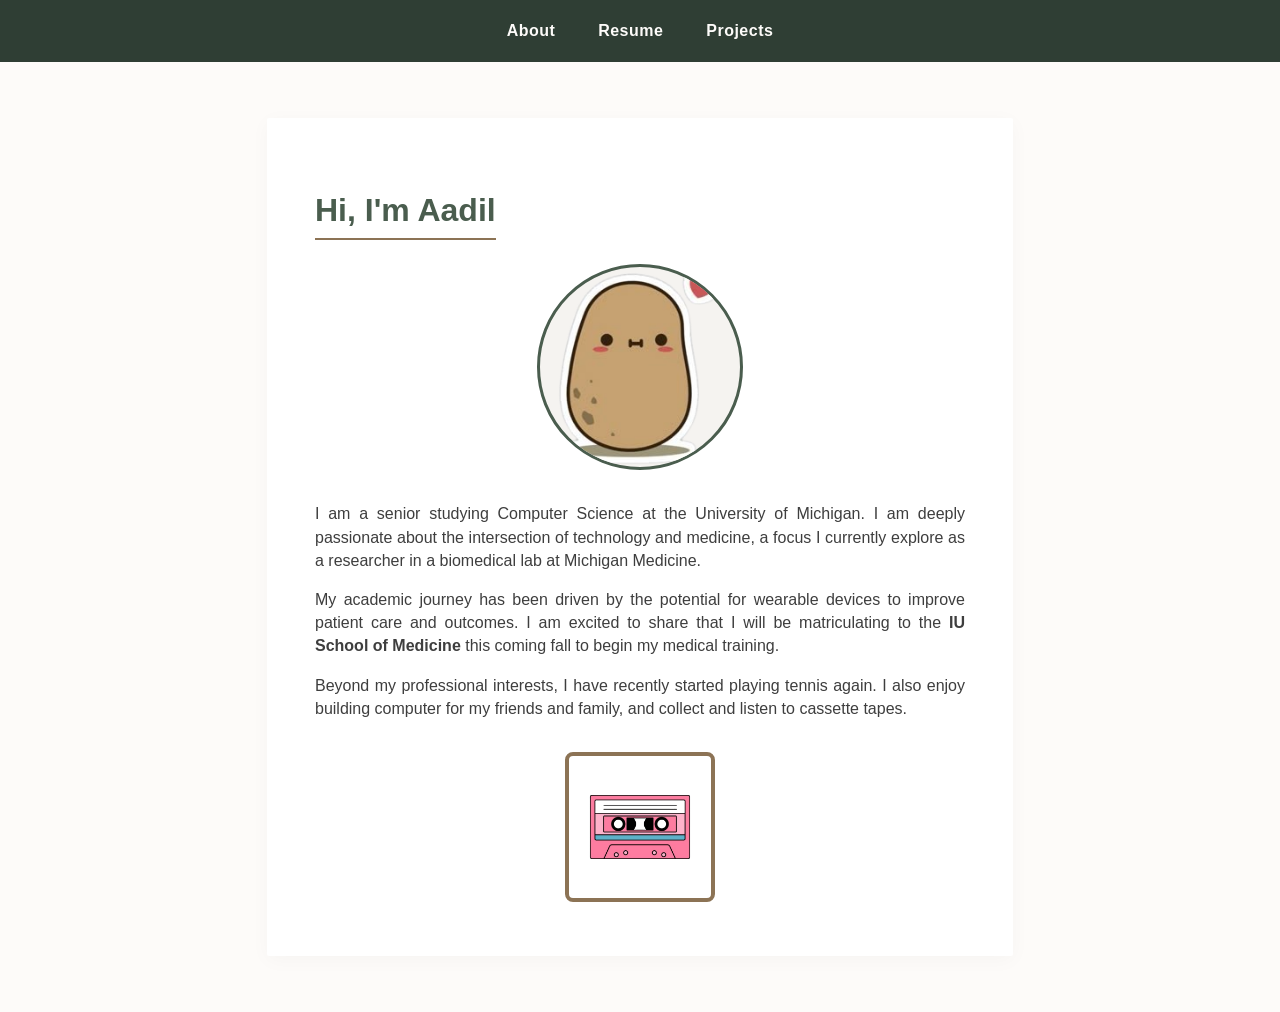
<file: index.html>
<!DOCTYPE html>
<html lang="en">
<head>
    <meta charset="UTF-8">
    <title>About | Aadil</title>
    <link rel="stylesheet" href="style.css">
</head>
<body>

<nav aria-label="Primary navigation">
    <a href="index.html" aria-label="About page" aria-current="page">About</a>
    <a href="resume.html" aria-label="Resume page">Resume</a>
    <a href="projects.html" aria-label="Projects page">Projects</a>
</nav>

<div class="container">
    <h1>Hi, I'm Aadil</h1>

    <img src="potato.png" 
         alt="Aadil's Giraffe Avatar" 
         style="display: block; width: 200px; height: 200px; border-radius: 50%; object-fit: cover; margin: 0 auto 2rem auto; border: 3px solid #4a5d4e; background-color: #f5f3f0;">

    <p>
        I am a senior studying Computer Science at the University of Michigan. I am 
        deeply passionate about the intersection of technology and medicine, a focus 
        I currently explore as a researcher in a biomedical lab at Michigan Medicine.
    </p>

    <p>
        My academic journey has been driven by the potential for wearable devices to 
        improve patient care and outcomes. I am excited to share that I will be 
        matriculating to the <strong>IU School of Medicine</strong> this coming fall 
        to begin my medical training.
    </p>

    <p>
        Beyond my professional interests, I have recently started playing tennis again.
        I also enjoy building computer for my friends and family, and collect and listen to 
        cassette tapes. 
    </p>

    <div style="text-align: center; margin-top: 2rem;">
        <img src="cassette.png" 
         alt="Cartoon Cassette Tape" 
         class="decorative-image" 
         style="width: 150px;">
    </div>
</div>

</body>
</html>
</file>
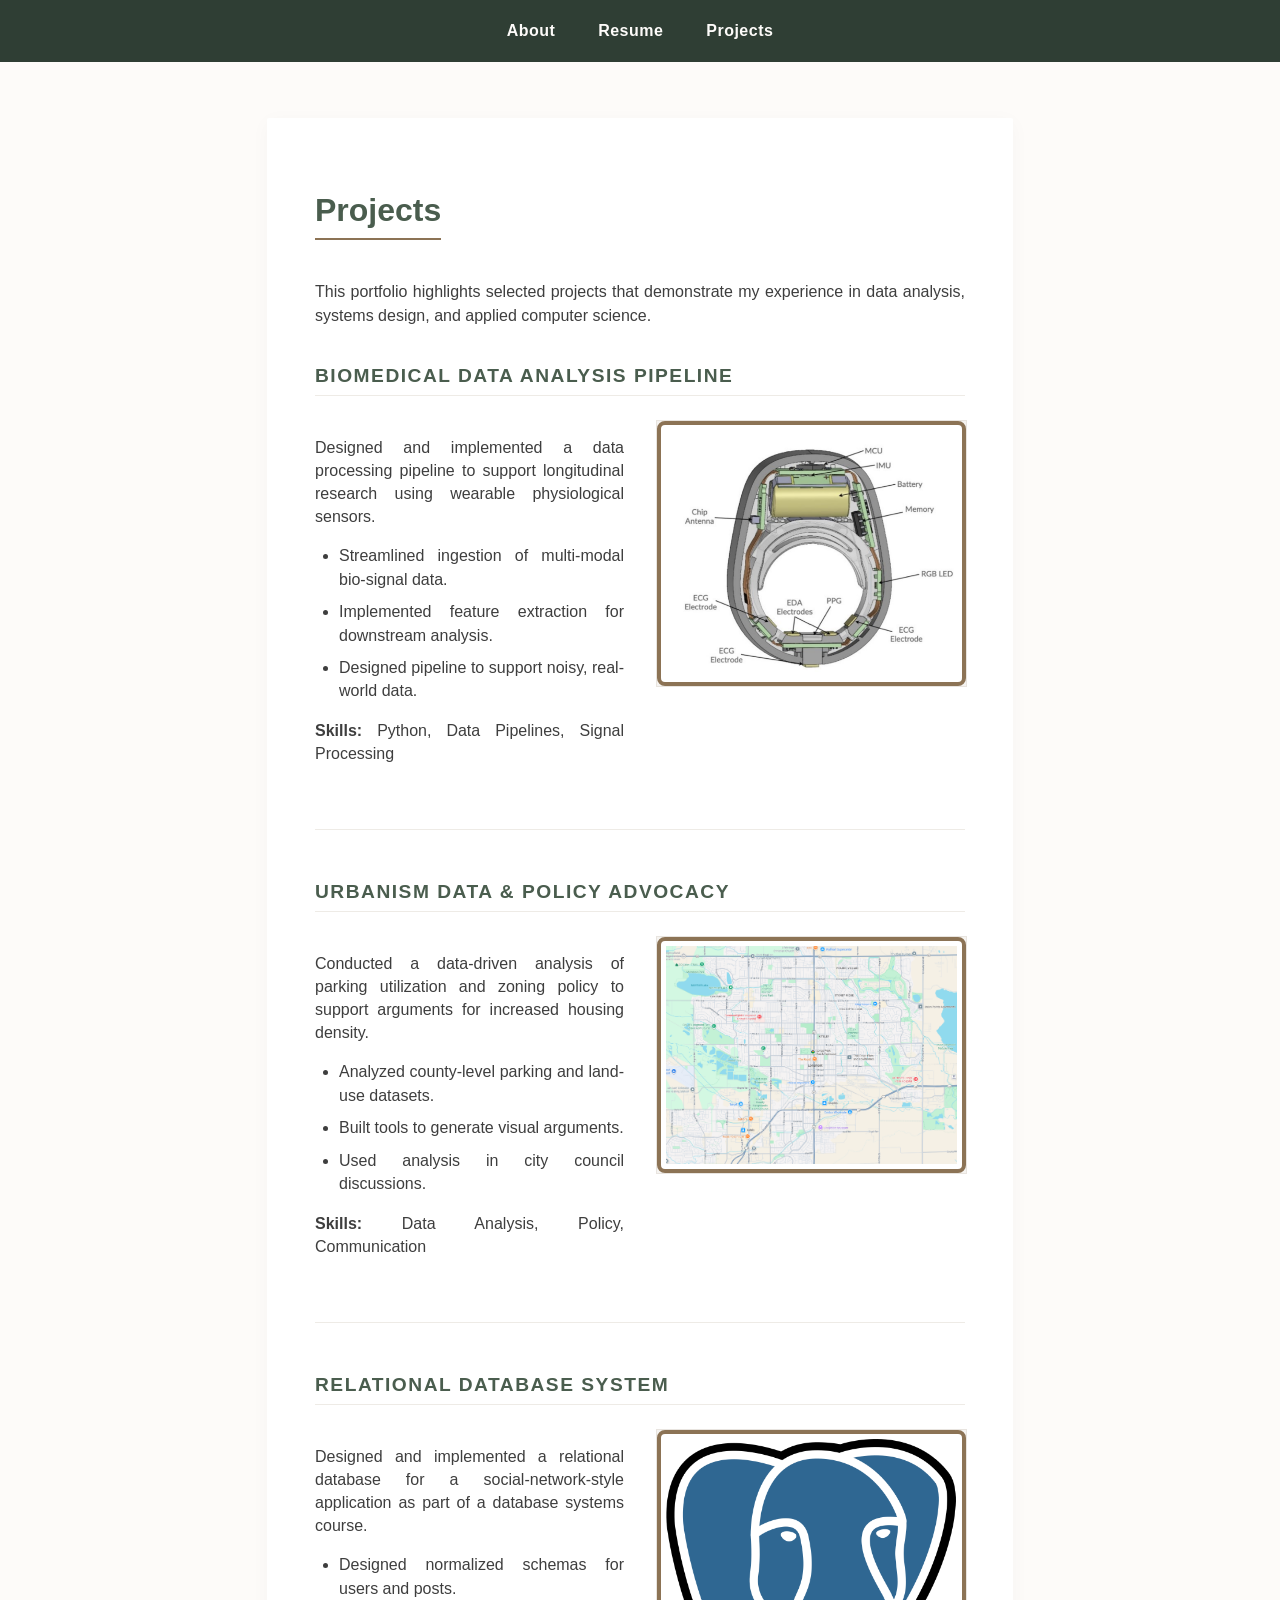
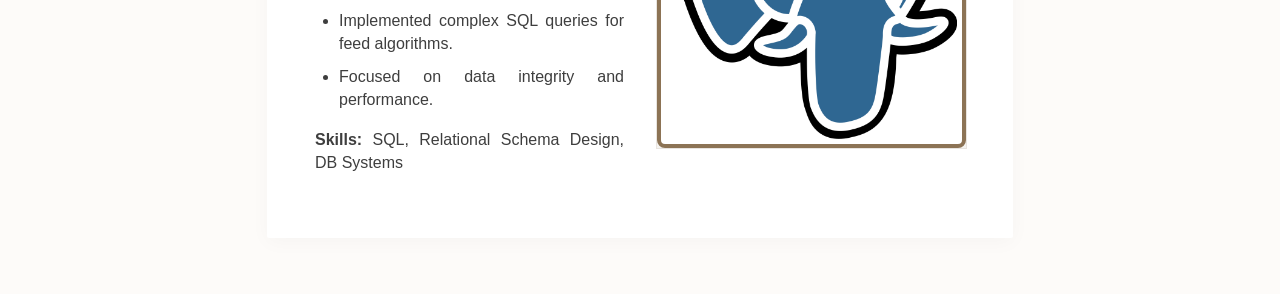
<file: projects.html>
<!DOCTYPE html>
<html lang="en">
<head>
    <meta charset="UTF-8">
    <title>Projects | Aadil</title>
    <link rel="stylesheet" href="style.css">
</head>
<body>

<nav aria-label="Primary navigation">
    <a href="index.html" aria-label="About page">About</a>
    <a href="resume.html" aria-label="Resume page">Resume</a>
    <a href="projects.html" aria-label="Projects page" aria-current="page">Projects</a>
</nav>

<div class="container">
    <h1>Projects</h1>

    <p>
        This portfolio highlights selected projects that demonstrate my experience
        in data analysis, systems design, and applied computer science.
    </p>

    <div class="project" id="biomedical-pipeline">
        <h2>Biomedical Data Analysis Pipeline</h2>
        <div class="project-grid">
            <div>
                <p>
                    Designed and implemented a data processing pipeline to support
                    longitudinal research using wearable physiological sensors.
                </p>
                <ul>
                    <li>Streamlined ingestion of multi-modal bio-signal data.</li>
                    <li>Implemented feature extraction for downstream analysis.</li>
                    <li>Designed pipeline to support noisy, real-world data.</li>
                </ul>
                <p><strong>Skills:</strong> Python, Data Pipelines, Signal Processing</p>
            </div>
            <div class="project-image">
                <img src="ring.png" alt="Biomedical Pipeline Diagram" class="decorative-image">
            </div>
        </div>
    </div>

    <hr style="margin: 3rem 0; border: 0; border-top: 1px solid #eeebe6;">

    <div class="project" id="urbanism-analysis">
        <h2>Urbanism Data & Policy Advocacy</h2>
        <div class="project-grid">
            <div>
                <p>
                    Conducted a data-driven analysis of parking utilization and zoning
                    policy to support arguments for increased housing density.
                </p>
                <ul>
                    <li>Analyzed county-level parking and land-use datasets.</li>
                    <li>Built tools to generate visual arguments.</li>
                    <li>Used analysis in city council discussions.</li>
                </ul>
                <p><strong>Skills:</strong> Data Analysis, Policy, Communication</p>
            </div>
            <div class="project-image">
                <img src="longmont.png" alt="Urbanism Data Chart" class="decorative-image">
            </div>
        </div>
    </div>

    <hr style="margin: 3rem 0; border: 0; border-top: 1px solid #eeebe6;">

    <div class="project" id="database-project">
        <h2>Relational Database System</h2>
        <div class="project-grid">
            <div>
                <p>
                    Designed and implemented a relational database for a social-network-style
                    application as part of a database systems course.
                </p>
                <ul>
                    <li>Designed normalized schemas for users and posts.</li>
                    <li>Implemented complex SQL queries for feed algorithms.</li>
                    <li>Focused on data integrity and performance.</li>
                </ul>
                <p><strong>Skills:</strong> SQL, Relational Schema Design, DB Systems</p>
            </div>
            <div class="project-image">
                <img src="database.png" alt="Database Schema Screenshot" class="decorative-image">
            </div>
        </div>
    </div>
</div>

</body>
</html>
</file>
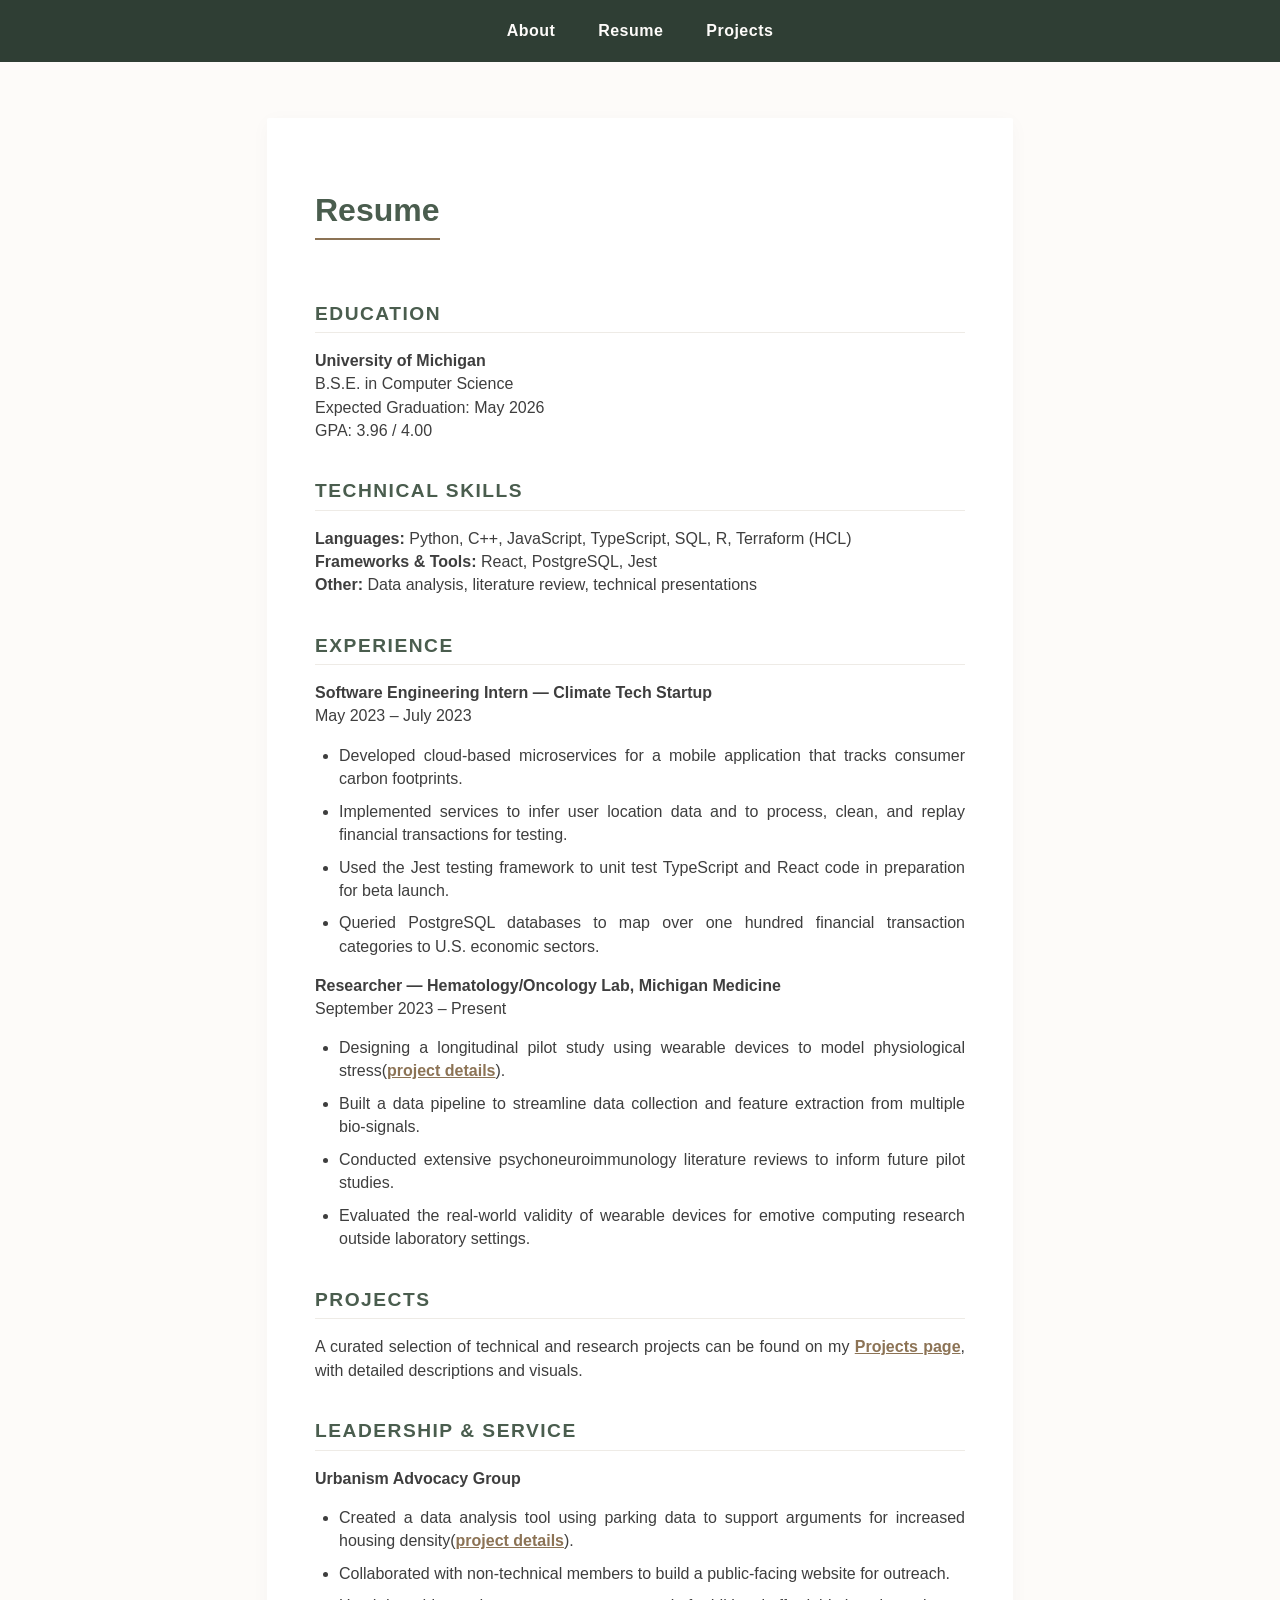
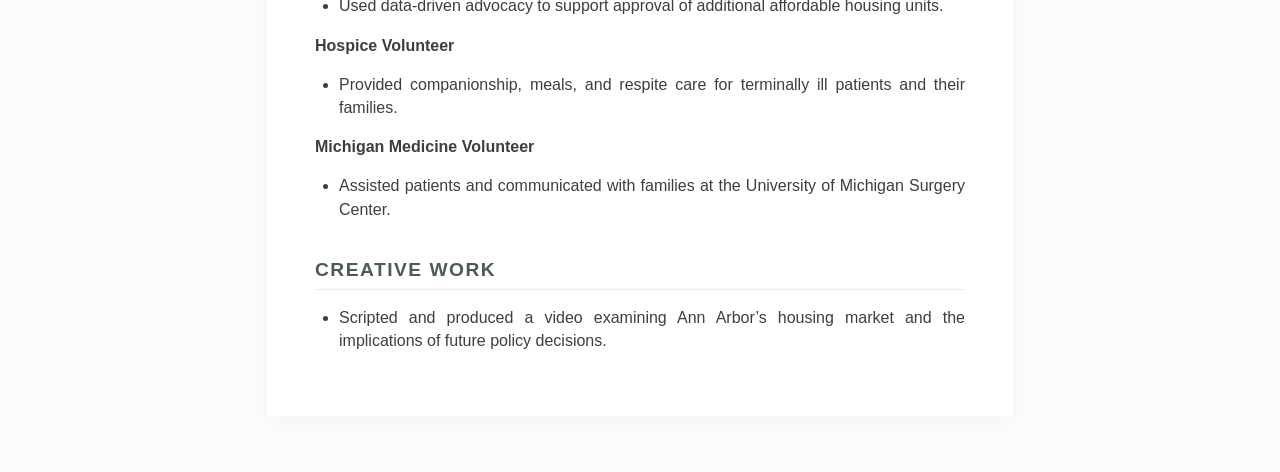
<file: resume.html>
<!DOCTYPE html>
<html lang="en">
<head>
    <meta charset="UTF-8">
    <title>Resume | Aadil</title>

    <link rel="stylesheet" href="style.css">
</head>
<body>

<nav aria-label="Primary navigation">
    <a href="index.html" aria-label="About page">About</a>
    <a href="resume.html" aria-label="Resume page" aria-current="page">Resume</a>
    <a href="projects.html" aria-label="Projects page">Projects</a>
</nav>

<div class="container">

    <h1>Resume</h1>

    <h2>Education</h2>
    <p>
        <strong>University of Michigan</strong><br>
        B.S.E. in Computer Science<br>
        Expected Graduation: May 2026<br>
        GPA: 3.96 / 4.00
    </p>

    <h2>Technical Skills</h2>
    <p>
        <strong>Languages:</strong> Python, C++, JavaScript, TypeScript, SQL, R, Terraform (HCL)<br>
        <strong>Frameworks & Tools:</strong> React, PostgreSQL, Jest<br>
        <strong>Other:</strong> Data analysis, literature review, technical presentations
    </p>

    <h2>Experience</h2>

    <p>
        <strong>Software Engineering Intern — Climate Tech Startup</strong><br>
        May 2023 – July 2023
    </p>
    <ul>
        <li>Developed cloud-based microservices for a mobile application that tracks consumer carbon footprints.</li>
        <li>Implemented services to infer user location data and to process, clean, and replay financial transactions for testing.</li>
        <li>Used the Jest testing framework to unit test TypeScript and React code in preparation for beta launch.</li>
        <li>Queried PostgreSQL databases to map over one hundred financial transaction categories to U.S. economic sectors.</li>
    </ul>

    <p>
        <strong>Researcher — Hematology/Oncology Lab, Michigan Medicine</strong><br>
        September 2023 – Present
    </p>
    <ul>
        <li>Designing a longitudinal pilot study using wearable devices to model physiological stress(<a href="projects.html#biomedical-pipeline">project details</a>).</li>
        <li>Built a data pipeline to streamline data collection and feature extraction from multiple bio-signals.</li>
        <li>Conducted extensive psychoneuroimmunology literature reviews to inform future pilot studies.</li>
        <li>Evaluated the real-world validity of wearable devices for emotive computing research outside laboratory settings.</li>
    </ul>

    <h2>Projects</h2>
    <p>
        A curated selection of technical and research projects can be found on my
        <a href="projects.html">Projects page</a>, with detailed descriptions and visuals.
    </p>

    <h2>Leadership & Service</h2>

    <p><strong>Urbanism Advocacy Group</strong></p>
    <ul>
        <li>Created a data analysis tool using parking data to support arguments for increased housing density(<a href="projects.html#urbanism-analysis">project details</a>).</li>
        <li>Collaborated with non-technical members to build a public-facing website for outreach.</li>
        <li>Used data-driven advocacy to support approval of additional affordable housing units.</li>
    </ul>

    <p><strong>Hospice Volunteer</strong></p>
    <ul>
        <li>Provided companionship, meals, and respite care for terminally ill patients and their families.</li>
    </ul>

    <p><strong>Michigan Medicine Volunteer</strong></p>
    <ul>
        <li>Assisted patients and communicated with families at the University of Michigan Surgery Center.</li>
    </ul>

    <h2>Creative Work</h2>
    <ul>
        <li>Scripted and produced a video examining Ann Arbor’s housing market and the implications of future policy decisions.</li>
    </ul>

</div>

</body>
</html>
</file>
<file: style.css>
/* =========================================
   Aadil's Portfolio - Muted Earth Theme
   ========================================= */

body {
    font-family: 'Segoe UI', Tahoma, Geneva, Verdana, sans-serif;
    margin: 0;
    padding: 0;
    background-color: #fdfbf9;
    color: #3e3e3e;
    line-height: 1.45;
}

/* NAVIGATION */
nav {
    background-color: #2f3e34; 
    padding: 1.2rem;
    text-align: center;
}

nav a {
    color: #fdfbf9;
    margin: 0 1.2rem;
    text-decoration: none;
    font-weight: bold;
    letter-spacing: 0.5px;
}

nav a:hover {
    color: #d1c7bc;
}

/* CONTAINER */
.container {
    max-width: 650px; 
    width: 90%; 
    margin: 3.5rem auto; 
    background: #ffffff;
    padding: 3rem;
    text-align: justify; 
    box-shadow: 0 4px 20px rgba(0,0,0,0.03);
    border-radius: 2px;
}

/* HEADERS */
h1 {
    color: #4a5d4e;
    border-bottom: 2px solid #8c7355;
    display: inline-block;
    padding-bottom: 5px;
    margin-bottom: 1.5rem;
    font-size: 2rem;
}

h2 {
    color: #4a5d4e;
    border-bottom: 1px solid #eeebe6;
    padding-bottom: 0.3rem;
    text-transform: uppercase;
    letter-spacing: 1.5px;
    margin-top: 2.2rem;
    font-size: 1.2rem;
}

/* PROJECT BOXES - Updated for dynamic image fitting */
.project-grid {
    display: grid;
    grid-template-columns: 1fr 1fr;
    gap: 2rem;
    margin-top: 1.5rem;
    align-items: start; /* Ensures text and image align at the top */
}

.project-image {
    width: 100%;
    height: auto; /* Changed from 220px to auto to fit your images */
    background-color: #f5f3f0;
    display: flex;
    align-items: center;
    justify-content: center;
    border: 1px solid #e8e4df;
}

/* Ensure images inside the boxes don't overflow */
.project-image img {
    max-width: 100%;
    height: auto;
    display: block;
}

/* LISTS & LINKS */
a { color: #8c7355; font-weight: 600; }
ul { padding-left: 1.5rem; }
li { margin-bottom: 0.6rem; }

/* RESPONSIVE */
@media (max-width: 800px) {
    .project-grid { grid-template-columns: 1fr; }
    .container { padding: 1.8rem; margin: 1.5rem auto; }
}

/* Decorative Image Style - Thick Accent Border */
.decorative-image {
    border: 4px solid #8c7355;
    border-radius: 8px;
    padding: 5px;
    background-color: white;
    box-sizing: border-box; /* Keeps the border from adding to width */
}
</file>
